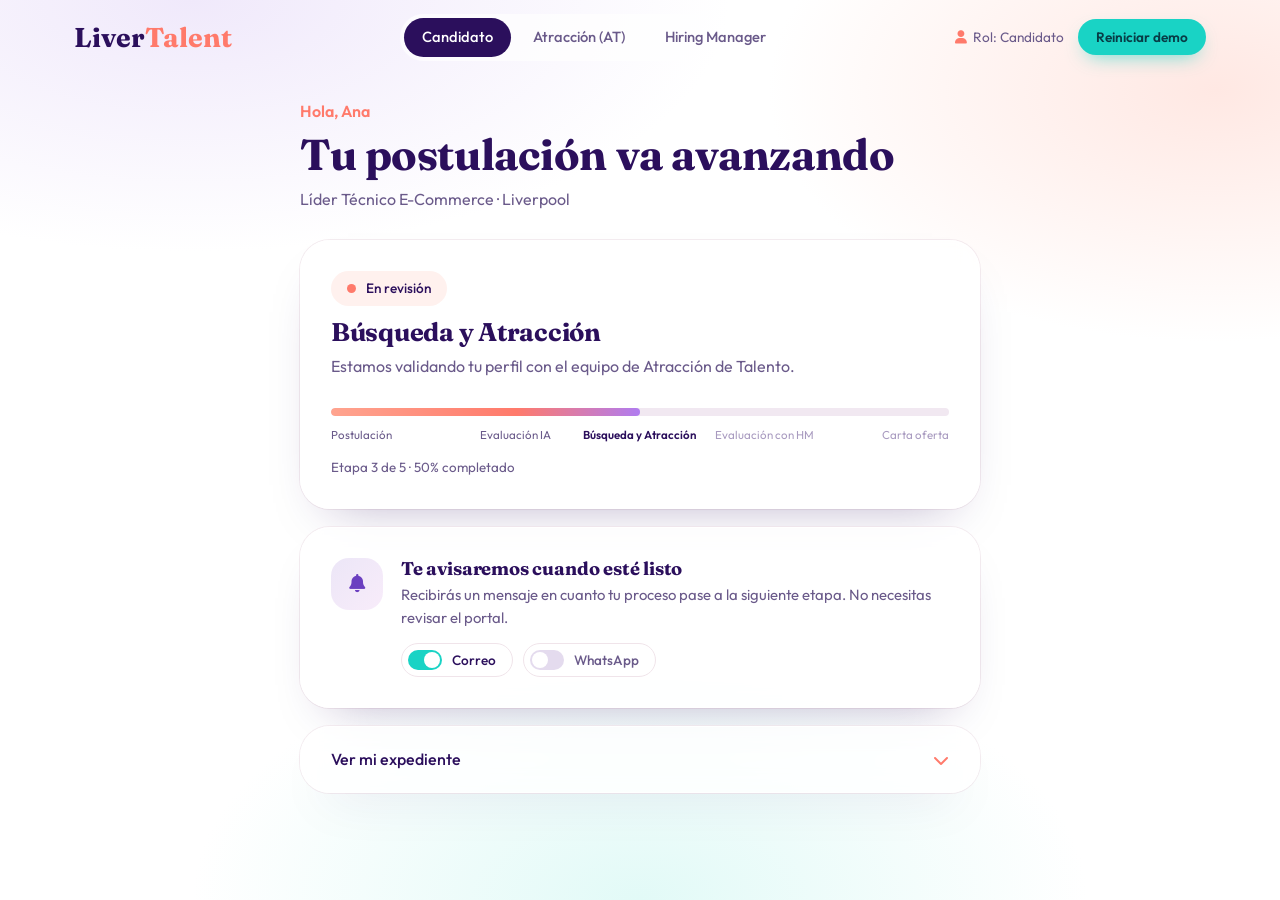
<file: index.html>
<!DOCTYPE html>
<html lang="es">
<head>
<meta charset="UTF-8">
<meta name="viewport" content="width=device-width, initial-scale=1">
<title>Portal del Candidato - Liverpool</title>
<link href="https://cdnjs.cloudflare.com/ajax/libs/font-awesome/6.4.0/css/all.min.css" rel="stylesheet">
<link href="styles.css" rel="stylesheet">
</head>
<body data-page="index">
<header id="nav"></header>
<main id="app" class="wrap"></main>
<div id="toasts" aria-live="polite"></div>
<script src="app.js"></script>
</body>
</html>
</file>
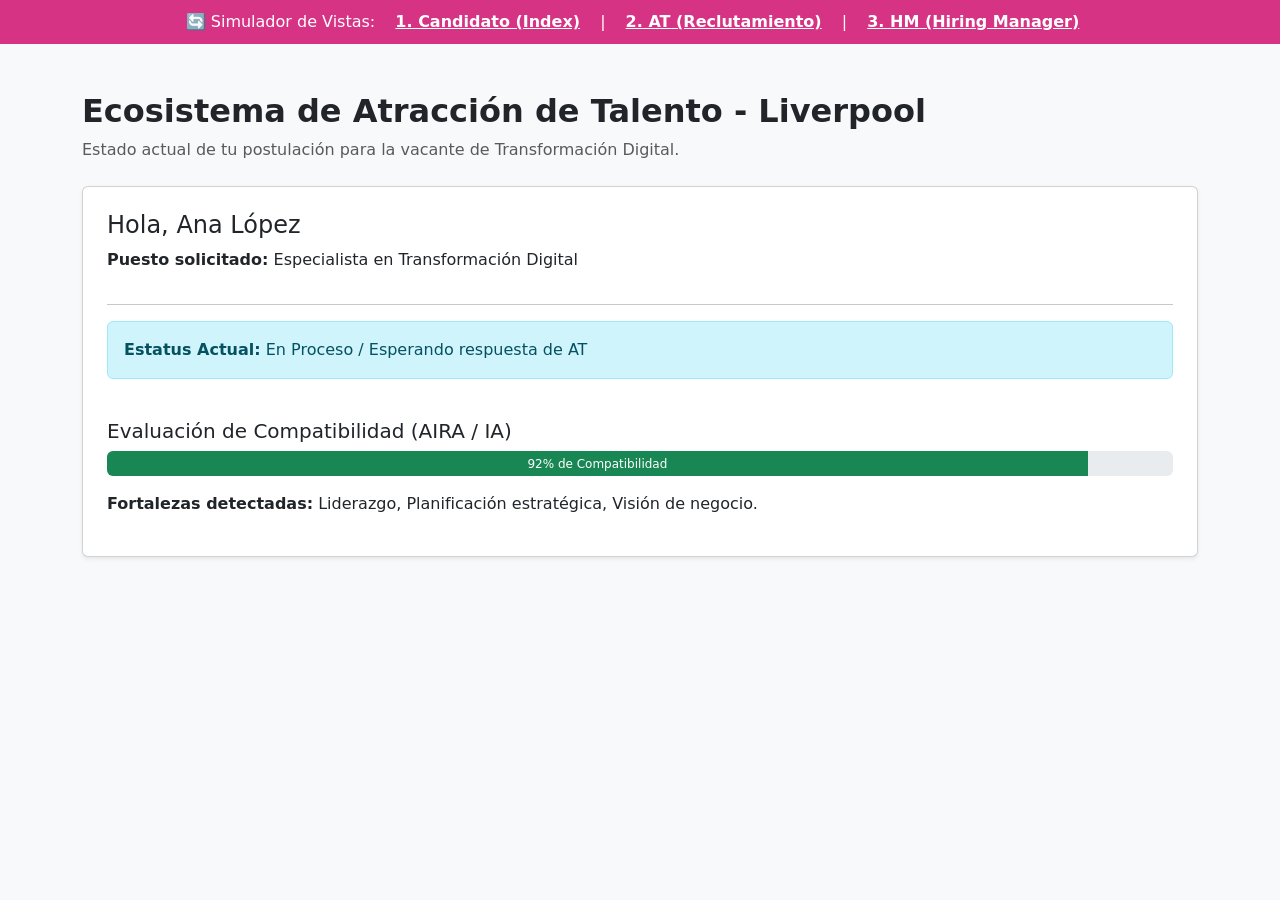
<file: HTML/index.html>
<!DOCTYPE html>
<html lang="es">
<head>
    <meta charset="UTF-8">
    <title>Portal de Candidatos - LiverHack</title>
    <link href="https://cdn.jsdelivr.net/npm/bootstrap@5.3.0/dist/css/bootstrap.min.css" rel="stylesheet">
    <style>
        body { background-color: #f8f9fa; }
        .nav-simulator { background: #d63384; padding: 10px; color: white; text-align: center; }
        .nav-simulator a { color: white; font-weight: bold; margin: 0 15px; text-decoration: underline; }
    </style>
</head>
<body>
<!-- Barra de navegación de prueba solicitada -->
<div class="nav-simulator">
    <span>🔄 Simulador de Vistas:</span>
    <a href="index.html">1. Candidato (Index)</a> |
    <a href="at.html">2. AT (Reclutamiento)</a> |
    <a href="hm.html">3. HM (Hiring Manager)</a>
</div>

<div class="container my-5">
    <h2 class="text-pink fw-bold">Ecosistema de Atracción de Talento - Liverpool</h2>
    <p class="text-muted">Estado actual de tu postulación para la vacante de Transformación Digital.</p>

    <div class="card shadow-sm p-4 mt-4">
        <h4>Hola, <span id="nombreCandidato">Ana López</span></h4>
        <p><strong>Puesto solicitado:</strong> Especialista en Transformación Digital</p>
        <hr>
        <div class="alert alert-info">
            <strong>Estatus Actual:</strong> <span id="estatusActual">En Proceso / Esperando respuesta de AT</span>
        </div>

        <h5 class="mt-4">Evaluación de Compatibilidad (AIRA / IA)</h5>
        <div class="progress mb-3" style="height: 25px;">
            <div class="progress-bar bg-success" role="progressbar" style="width: 92%;" aria-valuenow="92" aria-valuemin="0" aria-valuematrix="100">92% de Compatibilidad</div>
        </div>
        <p><strong>Fortalezas detectadas:</strong> Liderazgo, Planificación estratégica, Visión de negocio.</p>
    </div>
</div>
</body>
</html>
</file>
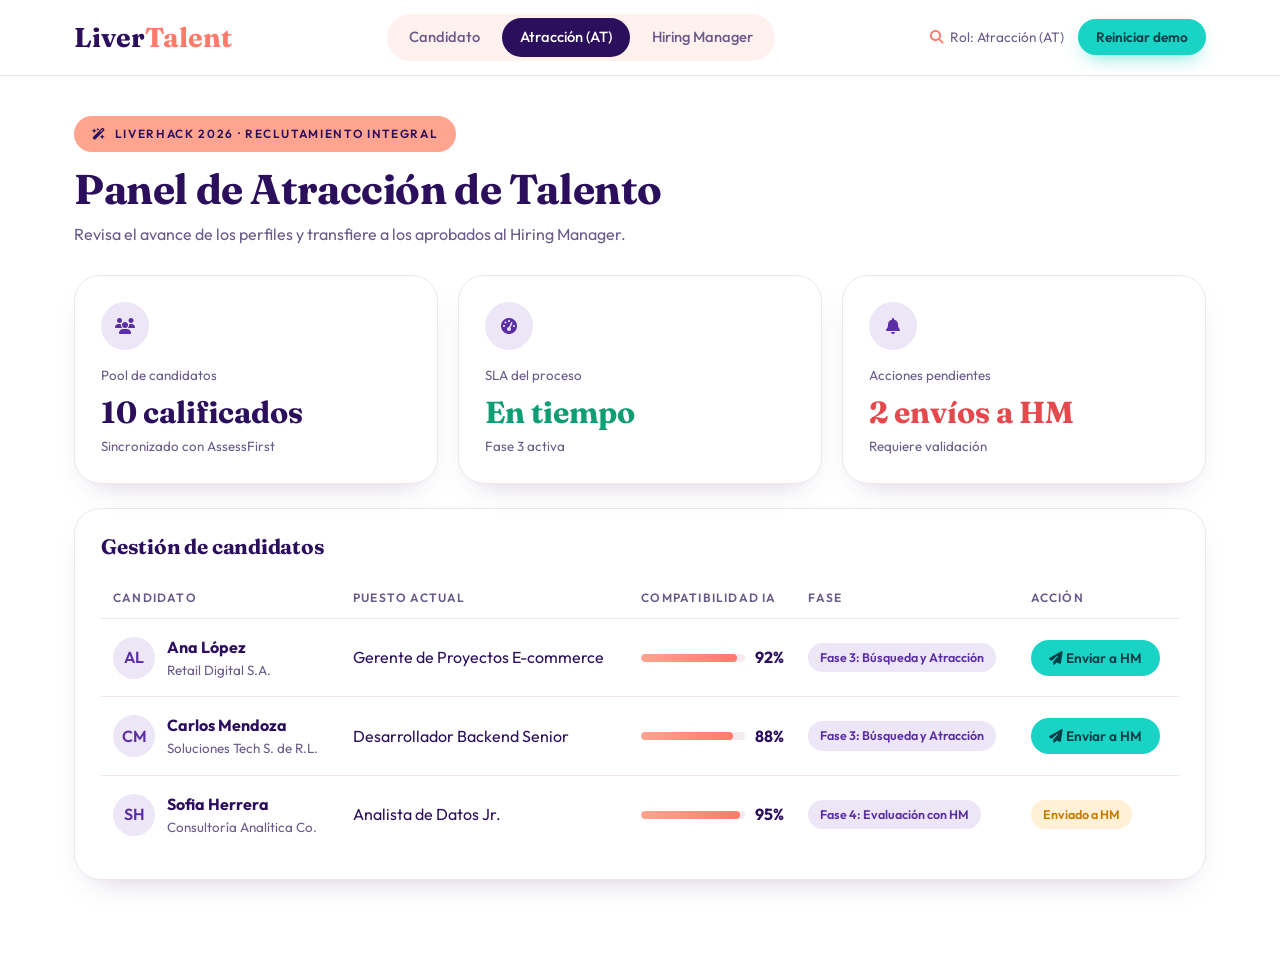
<file: at.html>
<!DOCTYPE html>
<html lang="es">
<head>
<meta charset="UTF-8">
<meta name="viewport" content="width=device-width, initial-scale=1">
<title>Panel AT - Liverpool</title>
<link href="https://cdnjs.cloudflare.com/ajax/libs/font-awesome/6.4.0/css/all.min.css" rel="stylesheet">
<link href="styles.css" rel="stylesheet">
</head>
<body data-page="at">
<header id="nav"></header>
<main id="app" class="wrap"></main>
<div id="toasts" aria-live="polite"></div>
<script src="app.js"></script>
</body>
</html>
</file>
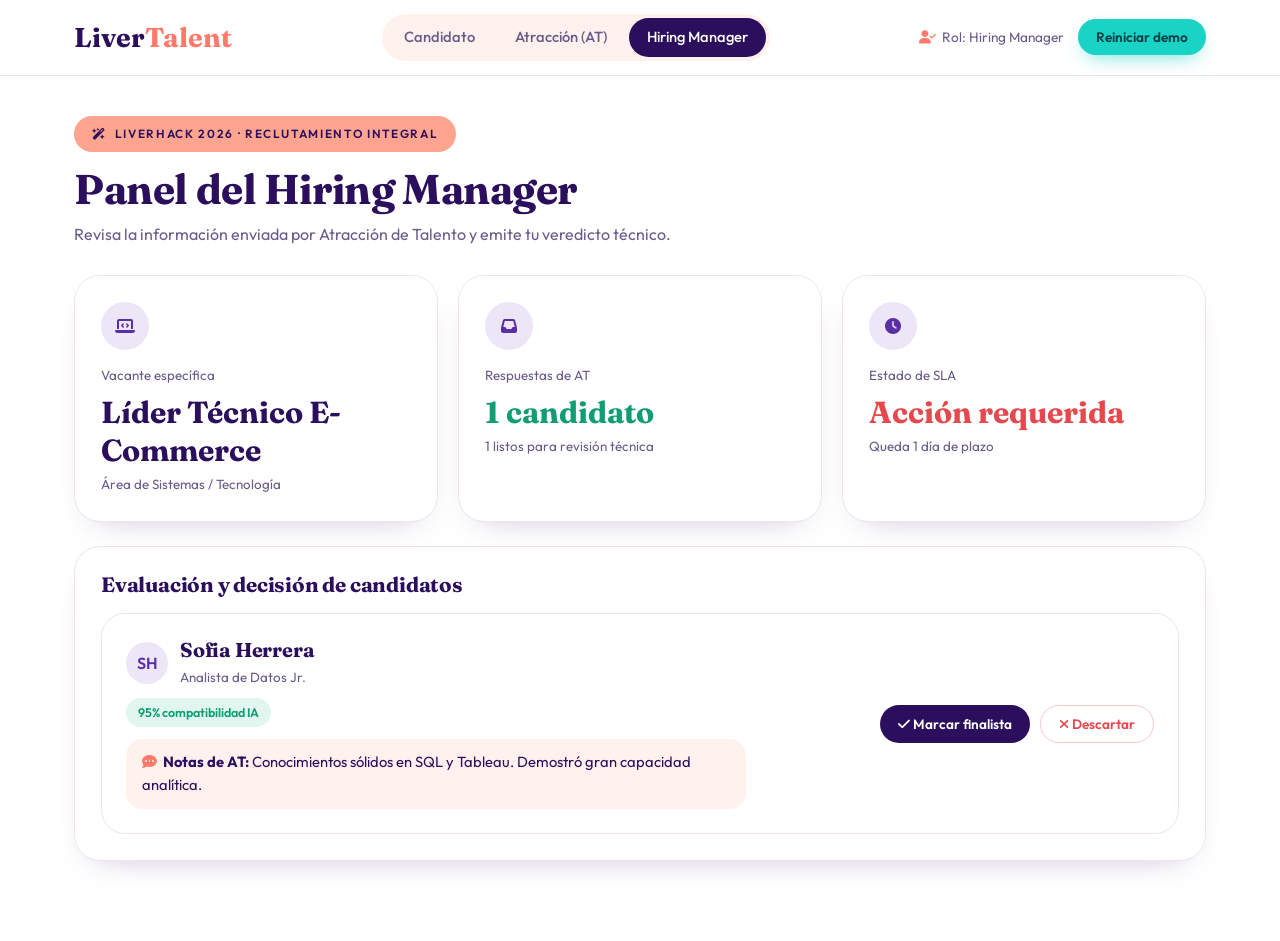
<file: hm.html>
<!DOCTYPE html>
<html lang="es">
<head>
<meta charset="UTF-8">
<meta name="viewport" content="width=device-width, initial-scale=1">
<title>Panel Hiring Manager - Liverpool</title>
<link href="https://cdnjs.cloudflare.com/ajax/libs/font-awesome/6.4.0/css/all.min.css" rel="stylesheet">
<link href="styles.css" rel="stylesheet">
</head>
<body data-page="hm">
<header id="nav"></header>
<main id="app" class="wrap"></main>
<div id="toasts" aria-live="polite"></div>
<script src="app.js"></script>
</body>
</html>
</file>
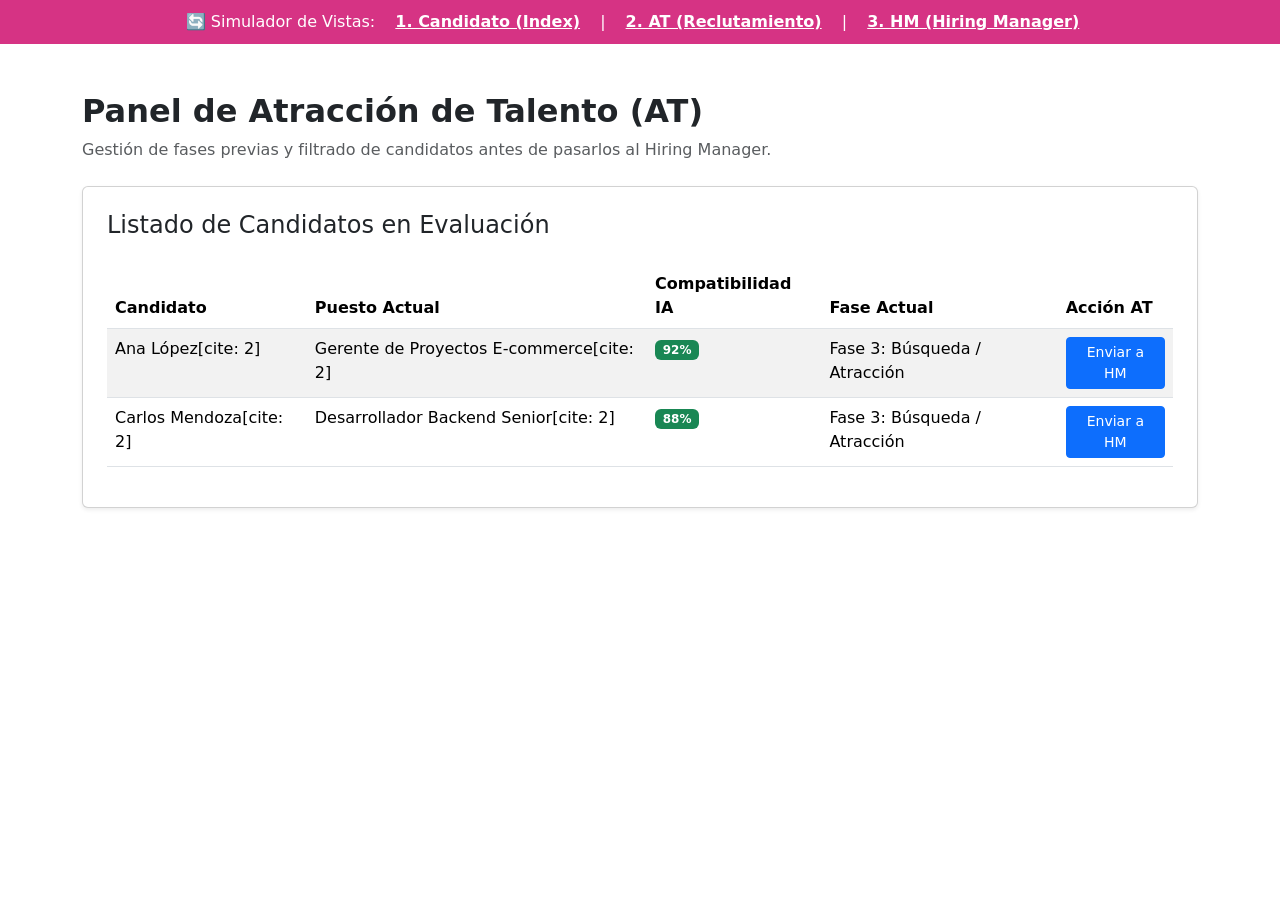
<file: HTML/at.html>
<!DOCTYPE html>
<html lang="es">
<head>
    <meta charset="UTF-8">
    <title>Panel AT - Atracción de Talento</title>
    <link href="https://cdn.jsdelivr.net/npm/bootstrap@5.3.0/dist/css/bootstrap.min.css" rel="stylesheet">
    <style>
        .nav-simulator { background: #d63384; padding: 10px; color: white; text-align: center; }
        .nav-simulator a { color: white; font-weight: bold; margin: 0 15px; text-decoration: underline; }
    </style>
</head>
<body>
<div class="nav-simulator">
    <span>🔄 Simulador de Vistas:</span>
    <a href="index.html">1. Candidato (Index)</a> |
    <a href="at.html">2. AT (Reclutamiento)</a> |
    <a href="hm.html">3. HM (Hiring Manager)</a>
</div>

<div class="container my-5">
    <h2 class="fw-bold text-dark">Panel de Atracción de Talento (AT)</h2>
    <p class="text-muted">Gestión de fases previas y filtrado de candidatos antes de pasarlos al Hiring Manager.</p>

    <div class="card shadow-sm p-4 mt-4">
        <h4>Listado de Candidatos en Evaluación</h4>
        <table class="table table-striped mt-3">
            <thead>
            <tr>
                <th>Candidato</th>
                <th>Puesto Actual</th>
                <th>Compatibilidad IA</th>
                <th>Fase Actual</th>
                <th>Acción AT</th>
            </tr>
            </thead>
            <tbody>
            <tr>
                <td>Ana López[cite: 2]</td>
                <td>Gerente de Proyectos E-commerce[cite: 2]</td>
                <td><span class="badge bg-success">92%</span></td>
                <td>Fase 3: Búsqueda / Atracción</td>
                <td><button class="btn btn-sm btn-primary" onclick="alert('Candidato enviado al Hiring Manager (HM)')">Enviar a HM</button></td>
            </tr>
            <tr>
                <td>Carlos Mendoza[cite: 2]</td>
                <td>Desarrollador Backend Senior[cite: 2]</td>
                <td><span class="badge bg-success">88%</span></td>
                <td>Fase 3: Búsqueda / Atracción</td>
                <td><button class="btn btn-sm btn-primary" onclick="alert('Candidato enviado al Hiring Manager (HM)')">Enviar a HM</button></td>
            </tr>
            </tbody>
        </table>
    </div>
</div>
</body>
</html>
</file>
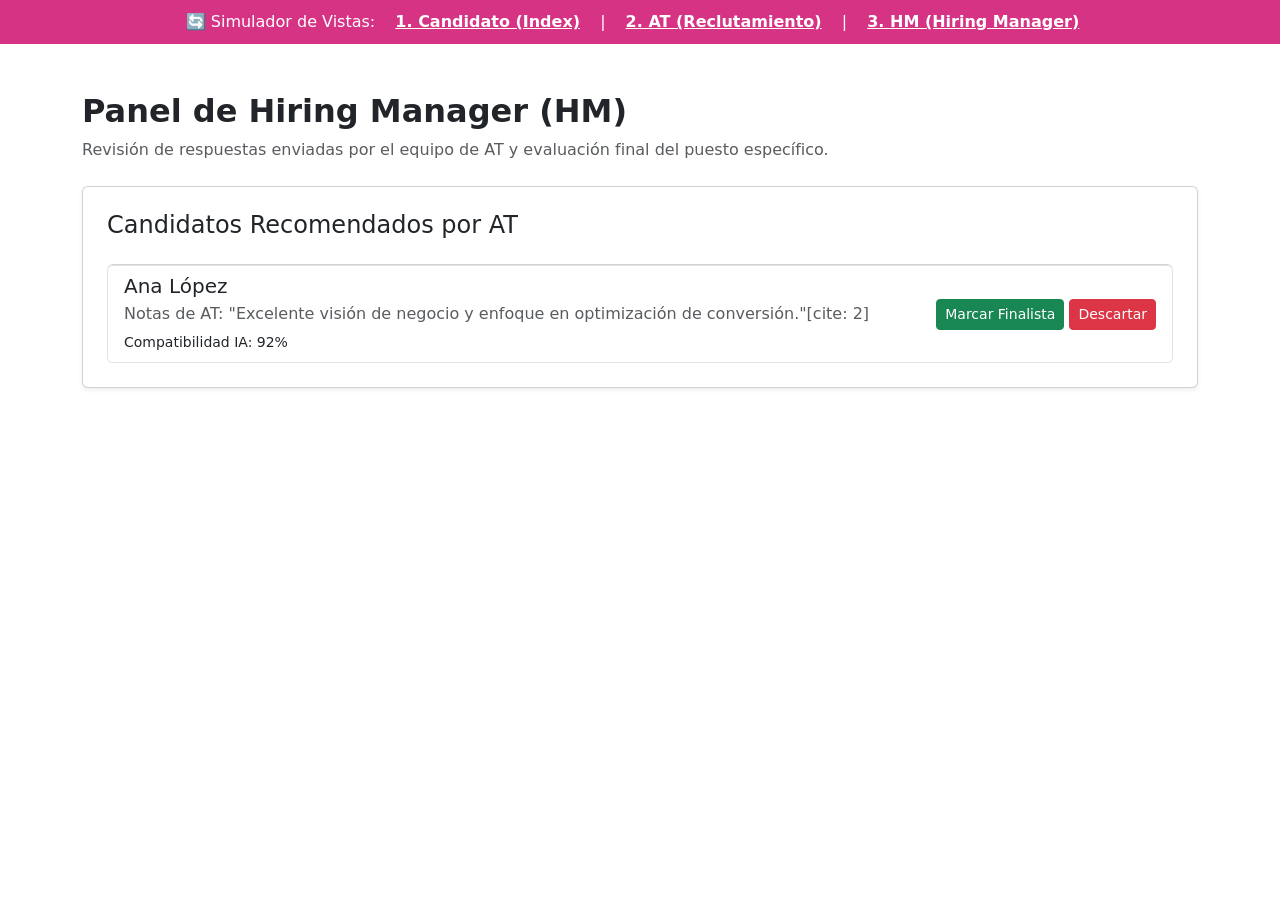
<file: HTML/hm.html>
<!DOCTYPE html>
<html lang="es">
<head>
    <meta charset="UTF-8">
    <title>Panel HM - Hiring Manager</title>
    <link href="https://cdn.jsdelivr.net/npm/bootstrap@5.3.0/dist/css/bootstrap.min.css" rel="stylesheet">
    <style>
        .nav-simulator { background: #d63384; padding: 10px; color: white; text-align: center; }
        .nav-simulator a { color: white; font-weight: bold; margin: 0 15px; text-decoration: underline; }
    </style>
</head>
<body>
<div class="nav-simulator">
    <span>🔄 Simulador de Vistas:</span>
    <a href="index.html">1. Candidato (Index)</a> |
    <a href="at.html">2. AT (Reclutamiento)</a> |
    <a href="hm.html">3. HM (Hiring Manager)</a>
</div>

<div class="container my-5">
    <h2 class="fw-bold text-dark">Panel de Hiring Manager (HM)</h2>
    <p class="text-muted">Revisión de respuestas enviadas por el equipo de AT y evaluación final del puesto específico.</p>

    <div class="card shadow-sm p-4 mt-4">
        <h4>Candidatos Recomendados por AT</h4>
        <div class="list-group mt-3">
            <div class="list-group-item list-group-item-action d-flex justify-content-between align-items-center">
                <div>
                    <h5 class="mb-1">Ana López</h5>
                    <p class="mb-1 text-muted">Notas de AT: "Excelente visión de negocio y enfoque en optimización de conversión."[cite: 2]</p>
                    <small>Compatibilidad IA: 92%</small>
                </div>
                <div>
                    <button class="btn btn-success btn-sm" onclick="alert('Candidato marcado como Finalista')">Marcar Finalista</button>
                    <button class="btn btn-danger btn-sm" onclick="alert('Candidato descartado')">Descartar</button>
                </div>
            </div>
        </div>
    </div>
</div>
</body>
</html>
</file>
<file: styles.css>
@import url('https://fonts.googleapis.com/css2?family=Fraunces:opsz,wght@9..144,600;9..144,700&family=Outfit:wght@400;500;600&display=swap');

:root{
  --ink:#2b0f5c; --ink2:#6a5a8a; --coral:#ff7a6b; --coral2:#ffa48f; --blush:#fff1ee;
  --teal:#19d3c5; --lav:#ece6f7; --line:#f0e4ea; --ok:#0f9d73; --bad:#e5484d; --warn:#c77a00;
}
*{box-sizing:border-box;margin:0}
body{font-family:Outfit,'Segoe UI',sans-serif;color:var(--ink);background:#fff;line-height:1.55;-webkit-font-smoothing:antialiased}
h1,h2,h3{font-family:Fraunces,Georgia,serif;font-weight:700;letter-spacing:-.01em;line-height:1.15}
a:focus-visible,button:focus-visible{outline:3px solid var(--teal);outline-offset:2px}

/* Navegación */
.nav{position:sticky;top:0;z-index:10;background:rgba(255,255,255,.94);backdrop-filter:blur(8px);border-bottom:1px solid var(--line)}
.nav-in{max-width:1180px;margin:auto;padding:14px 24px;display:flex;align-items:center;justify-content:space-between;gap:16px;flex-wrap:wrap}
.logo{font:700 1.7rem Fraunces,Georgia,serif;color:var(--ink);text-decoration:none}
.logo b{color:var(--coral)}
.tabs{display:flex;gap:4px;background:var(--blush);padding:4px;border-radius:99px}
.tabs a{color:var(--ink2);text-decoration:none;font-weight:500;font-size:.92rem;padding:8px 18px;border-radius:99px;transition:background .2s,color .2s}
.tabs a:hover{color:var(--ink)}
.tabs a.on{background:var(--ink);color:#fff}
.nav-r{display:flex;align-items:center;gap:14px}
.role{font-size:.85rem;color:var(--ink2)}
.role i{color:var(--coral);margin-right:6px}
.btn{border:0;cursor:pointer;font:600 .9rem Outfit,sans-serif;padding:11px 22px;border-radius:99px;transition:transform .15s,box-shadow .2s}
.btn:hover{transform:translateY(-1px)}
.cta{background:var(--teal);color:#083c46;box-shadow:0 8px 20px -8px rgba(25,211,197,.7)}
.btn-ok{background:var(--ink);color:#fff}
.btn-no{background:#fff;color:var(--bad);border:1.5px solid #f6c9cb}
.btn-go{background:var(--teal);color:#083c46}
.btn-sm{padding:9px 18px;font-size:.85rem}

/* Estructura */
.wrap{max-width:1180px;margin:auto;padding:40px 24px 80px}
.page-head{margin-bottom:28px}
.page-head h1{font-size:clamp(1.8rem,3.4vw,2.6rem);margin-top:14px}
.page-head p{color:var(--ink2);margin-top:8px;max-width:60ch}
.pill{display:inline-flex;align-items:center;gap:8px;background:var(--coral2);color:var(--ink);font-size:.74rem;font-weight:600;letter-spacing:.14em;text-transform:uppercase;padding:9px 18px;border-radius:99px}
.eyebrow{color:var(--coral);letter-spacing:.18em;font-size:.76rem;text-transform:uppercase;font-weight:600}
.grid{display:grid;gap:20px}
.g3{grid-template-columns:repeat(3,1fr)}
.g2{grid-template-columns:2fr 1fr}
.mt{margin-top:24px}

/* Panel destacado (marco coral) */
.feature{background:linear-gradient(135deg,#ffe6e1,#fff6f4);border-radius:46px;padding:14px;box-shadow:0 24px 50px -24px rgba(255,122,107,.55)}
.feature-in{position:relative;overflow:hidden;border:2px solid var(--coral2);border-radius:34px;padding:34px;display:grid;grid-template-columns:1.05fr 1fr;gap:36px;align-items:center;background:linear-gradient(120deg,#fff 40%,#fff4f1)}
.bignum{position:absolute;right:24px;top:-40px;font:700 16rem/1 Fraunces,Georgia,serif;color:rgba(255,122,107,.09);pointer-events:none}
.items{display:grid;gap:12px;position:relative}
.item{display:flex;gap:16px;align-items:center;background:#fff;border:1px solid var(--line);border-radius:22px;padding:16px 20px}
.item small{color:var(--ink2);display:block;font-size:.8rem}
.item strong{font-weight:500;font-size:1.02rem}
.ico{width:48px;height:48px;border-radius:50%;background:var(--lav);color:#5b2ea6;display:grid;place-items:center;flex:none}
.hl{position:relative}
.numrow{display:flex;align-items:center;gap:18px;margin-bottom:22px}
.numbox{width:76px;height:76px;border-radius:22px;background:linear-gradient(135deg,var(--coral2),#ff8b6d);color:#fff;font:700 2.3rem Fraunces,Georgia,serif;display:grid;place-items:center;box-shadow:0 14px 26px -12px rgba(255,122,107,.9)}
.numrow hr{flex:1;border:0;border-top:1px solid var(--line)}
.hl h2{font-size:clamp(1.6rem,2.8vw,2.3rem);margin:8px 0 16px;color:var(--ink)}
.hl .line{width:80px;height:4px;border-radius:4px;background:var(--coral2);margin-top:22px}

/* Tarjetas */
.card{background:#fff;border:1px solid var(--line);border-radius:26px;padding:26px;box-shadow:0 14px 34px -22px rgba(43,15,92,.35)}
.card h3{font-size:1.3rem;margin-bottom:6px}
.stat .v{font:700 1.9rem Fraunces,Georgia,serif;margin:6px 0 2px}
.stat small{color:var(--ink2)}
.stat .ico{margin-bottom:12px}
.ok{color:var(--ok)}.bad{color:var(--bad)}.warn{color:var(--warn)}

/* Tags */
.tag{display:inline-flex;align-items:center;gap:6px;font-size:.78rem;font-weight:600;padding:5px 12px;border-radius:99px}
.tag.ok{background:#e0f6ee}.tag.warn{background:#fff0d6}.tag.bad{background:#fde5e6}.tag.info{background:var(--lav);color:#5b2ea6}

/* Stepper */
.steps{display:flex;gap:8px;margin-top:20px}
.step{flex:1;text-align:center;font-size:.82rem;color:var(--ink2);position:relative}
.step::before{content:'';position:absolute;top:17px;left:-50%;width:100%;height:3px;background:var(--line);z-index:0}
.step:first-child::before{display:none}
.step.done::before,.step.now::before{background:var(--coral2)}
.dot{position:relative;z-index:1;width:36px;height:36px;margin:0 auto 8px;border-radius:50%;display:grid;place-items:center;background:#fff;border:2px solid var(--line);font-weight:600}
.step.done .dot{background:var(--coral2);border-color:var(--coral2);color:#fff}
.step.now .dot{background:var(--ink);border-color:var(--ink);color:#fff;box-shadow:0 0 0 6px var(--lav)}
.step.now{color:var(--ink);font-weight:600}

/* Datos del expediente */
.data{display:grid;grid-template-columns:1fr 1fr;gap:18px 30px;margin-top:18px}
.data small{color:var(--ink2);display:block;font-size:.78rem}
.data div>span{font-weight:500}
.ring{--p:0;width:130px;height:130px;border-radius:50%;margin:16px auto;display:grid;place-items:center;background:conic-gradient(var(--coral) calc(var(--p)*1%),#f5ebf1 0)}
.ring span{width:98px;height:98px;border-radius:50%;background:#fff;display:grid;place-items:center;font:700 1.7rem Fraunces,Georgia,serif}

/* Tabla AT */
.tbl{width:100%;border-collapse:collapse;margin-top:14px}
.tbl th{text-align:left;font-size:.75rem;letter-spacing:.1em;text-transform:uppercase;color:var(--ink2);font-weight:600;padding:10px 12px}
.tbl td{padding:16px 12px;border-top:1px solid var(--line);vertical-align:middle}
.who{display:flex;align-items:center;gap:12px}
.av{width:42px;height:42px;border-radius:50%;background:var(--lav);color:#5b2ea6;font-weight:600;display:grid;place-items:center;flex:none}
.who small{color:var(--ink2);display:block}
.cbar{display:flex;align-items:center;gap:10px;min-width:130px}
.cbar i{flex:1;height:8px;border-radius:8px;background:#f5ebf1;overflow:hidden}
.cbar i span{display:block;height:100%;background:linear-gradient(90deg,var(--coral2),var(--coral));border-radius:8px}
.scroll{overflow-x:auto}

/* Tarjetas HM */
.cand{display:flex;justify-content:space-between;gap:20px;align-items:center;flex-wrap:wrap;padding:24px;border:1px solid var(--line);border-radius:24px;background:#fff}
.cand+.cand{margin-top:14px}
.cand .note{background:var(--blush);border-radius:16px;padding:12px 16px;margin-top:12px;font-size:.92rem;max-width:62ch}
.cand .note i{color:var(--coral);margin-right:6px}
.acts{display:flex;gap:10px;flex-wrap:wrap}
.empty{text-align:center;padding:44px 20px;color:var(--ink2)}

/* Toast */
#toasts{position:fixed;right:20px;bottom:20px;display:grid;gap:10px;z-index:50}
.toast{background:var(--ink);color:#fff;padding:14px 20px;border-radius:18px;max-width:360px;box-shadow:0 18px 36px -12px rgba(43,15,92,.6);animation:in .3s ease}
.toast i{color:var(--teal);margin-right:8px}.toast.no i{color:var(--coral2)}
@keyframes in{from{opacity:0;transform:translateY(10px)}}

@media(max-width:860px){
  .g3,.g2,.feature-in,.data{grid-template-columns:1fr}
  .feature-in{padding:24px}.bignum{font-size:10rem}
  .step{font-size:.7rem}
}
@media(prefers-reduced-motion:reduce){*{animation:none!important;transition:none!important}}

/* ===== Portal del candidato: más suave y ligero ===== */
body.p-index{background:radial-gradient(60% 40% at 15% 0%,#f0e9fb 0%,transparent 70%),radial-gradient(50% 40% at 95% 10%,#ffe8e3 0%,transparent 70%),radial-gradient(50% 40% at 50% 100%,#e2faf7 0%,transparent 70%),#fff;background-attachment:fixed}
body.p-index .nav{background:transparent;border:0;backdrop-filter:none}
body.p-index .tabs{background:rgba(255,255,255,.7)}
body.p-index .wrap{max-width:none;padding:24px 20px 80px}
.portal{max-width:680px;margin:0 auto}
.hi{color:var(--coral);font-weight:600;margin-bottom:6px}
.portal h1{font-size:clamp(1.9rem,4.5vw,2.7rem)}
.sub{color:var(--ink2);margin:8px 0 28px}
.glass{background:rgba(255,255,255,.78);backdrop-filter:blur(10px);border:1px solid rgba(255,255,255,.9);border-radius:30px;padding:30px;margin-bottom:18px;box-shadow:0 24px 50px -30px rgba(43,15,92,.35),0 0 0 1px rgba(240,228,234,.7)}
.glass h2{font-size:1.6rem;margin:12px 0 6px}
.glass>p{color:var(--ink2)}
.st{display:inline-flex;align-items:center;gap:10px;background:var(--blush);color:var(--ink);font-size:.85rem;font-weight:500;padding:7px 16px;border-radius:99px}
.live{width:9px;height:9px;border-radius:50%;background:var(--coral);box-shadow:0 0 0 0 rgba(255,122,107,.6);animation:pulse 2s infinite}
.live.finalista{background:var(--ok);animation:none}.live.descartado{background:#b9aecb;animation:none}
@keyframes pulse{70%{box-shadow:0 0 0 9px rgba(255,122,107,0)}100%{box-shadow:0 0 0 0 rgba(255,122,107,0)}}
.prog{margin-top:30px}
.rail{height:8px;border-radius:8px;background:#f1e8f1;overflow:hidden}
.rail i{display:block;height:100%;border-radius:8px;background:linear-gradient(90deg,var(--coral2),var(--coral) 60%,#b07cf0);transition:width .6s ease}
.prog ol{list-style:none;padding:0;margin:12px 0 0;display:flex;justify-content:space-between;gap:6px}
.prog li{flex:1;text-align:center;font-size:.72rem;color:#a99bc0;line-height:1.3}
.prog li:first-child{text-align:left}.prog li:last-child{text-align:right}
.prog li.d{color:var(--ink2)}.prog li.n{color:var(--ink);font-weight:600}
.etapa{display:block;margin-top:14px;color:var(--ink2)}
.notify{display:flex;gap:18px;align-items:flex-start}
.bell{width:52px;height:52px;border-radius:18px;background:linear-gradient(135deg,var(--lav),#f8ecfa);color:#6b3fc0;display:grid;place-items:center;font-size:1.15rem;flex:none}
.notify h3{font-size:1.15rem;margin-bottom:4px}.notify p{color:var(--ink2);font-size:.93rem}
.sw-row{display:flex;gap:10px;margin-top:14px;flex-wrap:wrap}
.sw{display:inline-flex;align-items:center;gap:10px;border:1px solid var(--line);background:#fff;border-radius:99px;padding:6px 16px 6px 6px;font:500 .85rem Outfit,sans-serif;color:var(--ink2);cursor:pointer}
.sw span{width:34px;height:20px;border-radius:20px;background:#e4dbee;position:relative;transition:background .2s}
.sw span::after{content:'';position:absolute;top:2px;left:2px;width:16px;height:16px;border-radius:50%;background:#fff;transition:transform .2s}
.sw.on{color:var(--ink)}.sw.on span{background:var(--teal)}.sw.on span::after{transform:translateX(14px)}
.exp{padding:0}
.exp summary{list-style:none;cursor:pointer;padding:20px 30px;font-weight:500;display:flex;justify-content:space-between;align-items:center}
.exp summary::-webkit-details-marker{display:none}
.exp summary i{color:var(--coral);transition:transform .2s}.exp[open] summary i{transform:rotate(180deg)}
.exp .data{margin:0;padding:0 30px 28px}
@media(max-width:600px){.notify{flex-direction:column}.glass{padding:24px}.prog li{font-size:.62rem}}
</file>
